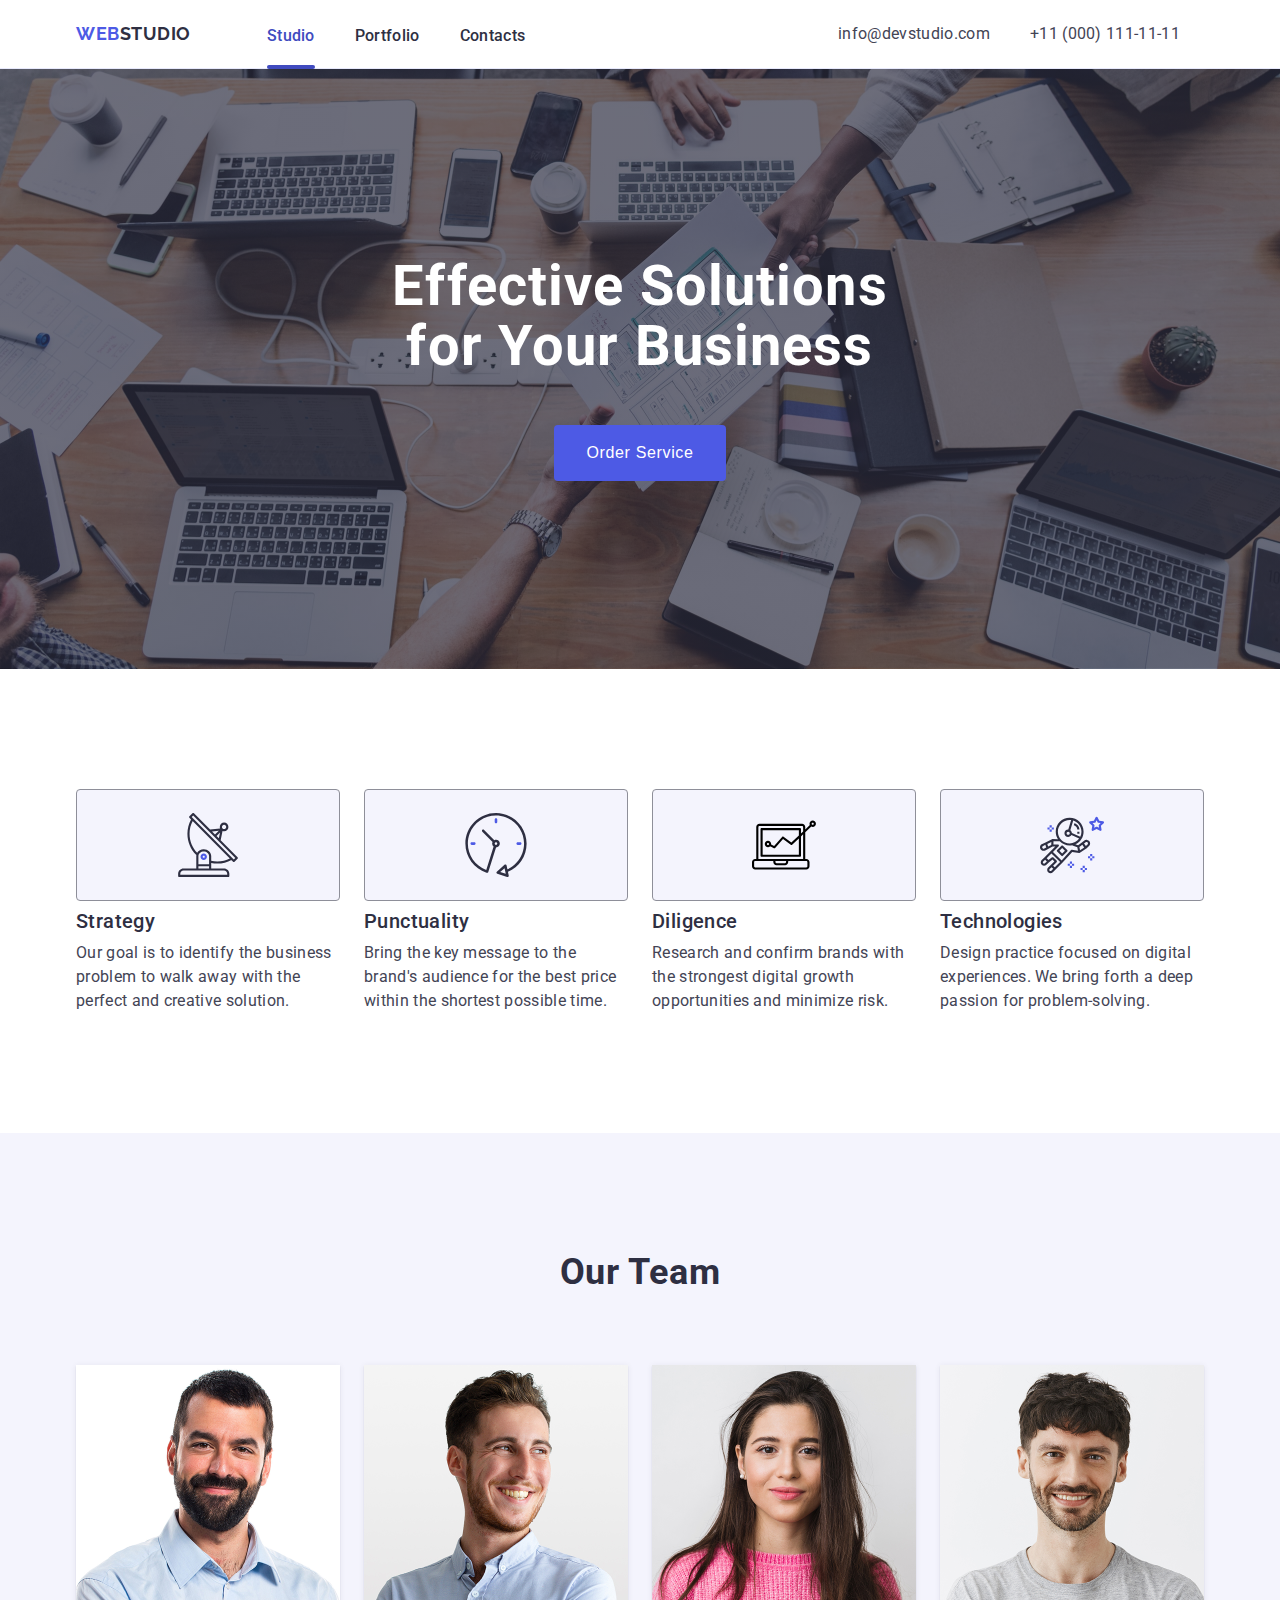
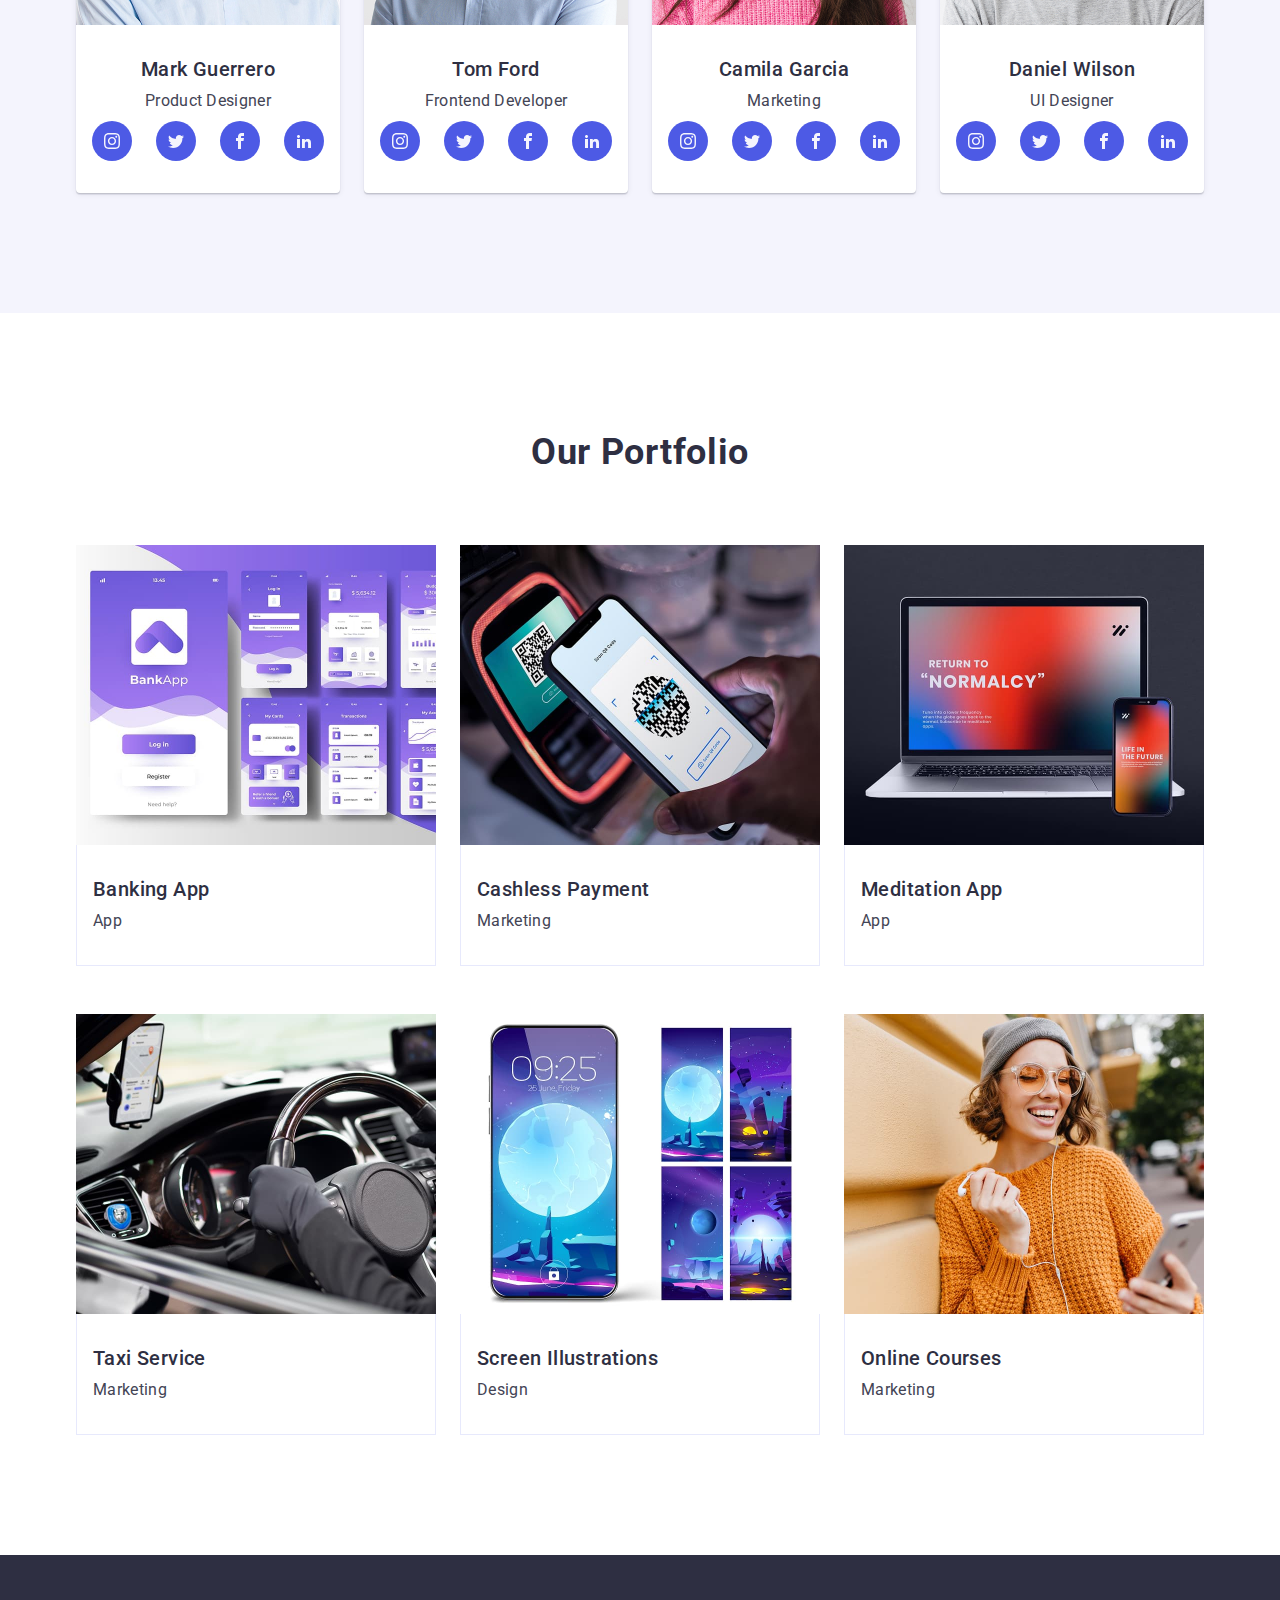
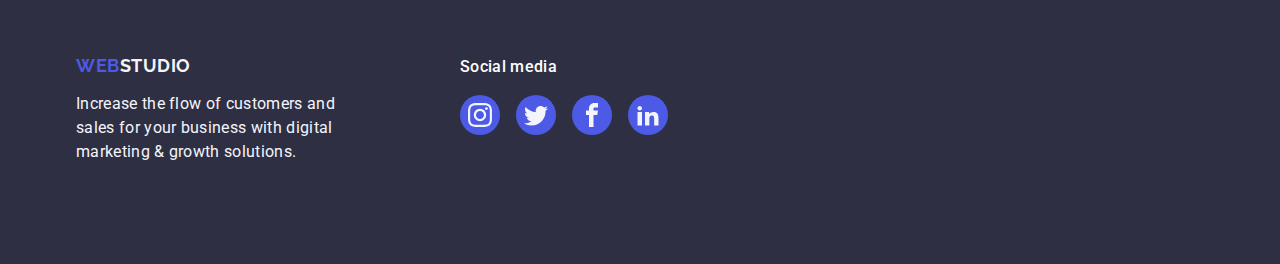
<file: index.html>
<!DOCTYPE html>
<html lang="en">
<head>
    <meta charset="UTF-8">
    <meta name="viewport" content="width=device-width, initial-scale=1.0">
    <link rel="stylesheet" href="https://cdnjs.cloudflare.com/ajax/libs/modern-normalize/3.0.1/modern-normalize.min.css"
        integrity="sha512-q6WgHqiHlKyOqslT/lgBgodhd03Wp4BEqKeW6nNtlOY4quzyG3VoQKFrieaCeSnuVseNKRGpGeDU3qPmabCANg=="
        crossorigin="anonymous" referrerpolicy="no-referrer" />
    <link rel="preconnect" href="https://fonts.googleapis.com">
    <link rel="preconnect" href="https://fonts.gstatic.com" crossorigin>
    <link
        href="https://fonts.googleapis.com/css2?family=Montserrat:ital,wght@0,100..900;1,100..900&family=Raleway:ital,wght@0,100..900;1,100..900&family=Roboto:ital,wght@0,100..900;1,100..900&display=swap"
        rel="stylesheet">
     <link rel="stylesheet" href="./css/styles.css">
     <title>WebStudio</title>
   
</head>

<body>

<header class="header">
   <div class="container header-container"> 
   <nav class="main-nav">

   <a href="./index.html" class="logo-link">
    Web<span class="logo-span">Studio</span></a> 
    
    
    <ul class="menu">
    <li><a href="./index.html" class="nav-link current">Studio</a></li>
    <li><a href="" class="nav-link">Portfolio</a></li>
    <li><a href="" class="nav-link">Contacts</a></li>
    </ul>
    </nav>

    <address class="address-info">
    <ul class="contact-list">
    <li>
    <a href="mailto:info@devstudio.com" class="contact-link">info@devstudio.com</a>
    </li>
    <li>
    <a href="tel:+110001111111" class="contact-link">+11 (000) 111-11-11</a>
    </li>
    </ul>
    </address>
    </div>
    
</header>
<main>
 <section class="hero-section">
    <div class="container hero-container">
    <h1 class="hero-title">Effective Solutions<br>for Your Business</h1>
    <button type="button" class="hero-button">Order Service</button>
    </div>   
 </section>
<section class="features-section">
    <div class="container">
    <h2 class="visually-hidden">Maine Text</h2>
    <ul class="features-list">
     <li class="features-item">
        <div class="content">
            
            <svg width="64" height="64">
                <use href="./images/icons.svg#icon-antennasvg"></use>
            </svg>
        
        </div>
    <h3 class="feature-title">Strategy</h3>
    <p class="feature-text">Our goal is to identify the business
    problem to walk away with the perfect and creative solution.</p>
     </li>
     <li class="features-item">
        <div class="content">
            
            <svg width="64" height="64">
                <use href="./images/icons.svg#icon-clocksvg"></use>
            </svg>
        
        </div>
    <h3 class="feature-title">Punctuality</h3>
    <p class="feature-text">Bring the key message to the brand's audience for the best price within the shortest possible time.</p>
     </li>
     <li class="features-item">
        <div class="content">
            
            <svg width="64" height="64">
                <use href="./images/icons.svg#icon-Vectorsvg"></use>
            </svg>
        
        </div>
    <h3 class="feature-title">Diligence</h3>
    <p class="feature-text">Research and confirm brands with the strongest digital growth opportunities and minimize risk.</p>
     </li>
     <li class="features-item">
        <div class="content">
            
            <svg width="64" height="64">
                <use href="./images/icons.svg#icon-astronautsvg"></use>
            </svg>
        
        </div>
    <h3 class="feature-title">Technologies</h3>
    <p class="feature-text">Design practice focused on digital experiences. We bring forth a deep passion for problem-solving.</p>
     </li>
    </ul>
    </div>
</section>
<section class="team-section">
    <div class="container">
    <h2 class="team-title">Our Team</h2>
    
    <ul class="team-list">
    <li class="team-item">
        <img src="./images/img-3.jpg" width="264" height="260" alt="mark-img">
        <div class="team-card">
        <h3 class="team-subtitle">Mark Guerrero</h3>
        <p class="team-description">Product Designer</p>
        
        <ul class="social-list">
            <li class="social-item">
                <a href="#icon-instagram" class="social-link" aria-label="Instagram">
                <svg class="social-icon" width="16" height="16">
                    <use href="./images/icons.svg#icon-instagram"></use>
                </svg>
                </a>
            </li>
            <li class="social-item">
                <a href="#icon-twitter" class="social-link" aria-label="Twitter">
                    <svg class="social-icon" width="16" height="16">
                        <use href="./images/icons.svg#icon-twitter"></use>  
                    </svg>
                </a>
            </li>
            <li class="social-item">
                <a href="icon-facebook" class="social-link" aria-label="Facebook">
                    <svg class="social-icon" width="16" height="16">
                        <use href="./images/icons.svg#icon-facebook"></use>  
                    </svg>
                </a>
            </li>
            <li class="social-item">
                <a href="#icon-linkedin" class="social-link" aria-label="LinkedIn">
                    <svg class="social-icon" width="16" height="16">
                        <use href="./images/icons.svg#icon-linkedin"></use>  
                    </svg>
                </a>
            </li> 
        </ul>


         
    </div>
    </li>
    
    <li class="team-item">
        <img src="./images/img-2.jpg" width="264" height="260" alt="tom-img">
        <div class="team-card">
        <h3 class="team-subtitle">Tom Ford</h3>
        <p class="team-description">Frontend Developer</p>

        <ul class="social-list">
            <li class="social-item">
                <a href="#icon-instagram" class="social-link" aria-label="Instagram">
                    <svg class="social-icon" width="16" height="16">
                        <use href="./images/icons.svg#icon-instagram"></use>
                    </svg>
                </a>
            </li>
            <li class="social-item">
                <a href="#icon-twitter" class="social-link" aria-label="Twitter">
                    <svg class="social-icon" width="16" height="16">
                        <use href="./images/icons.svg#icon-twitter"></use>
                    </svg>
                </a>
            </li>
            <li class="social-item">
                <a href="icon-facebook" class="social-link" aria-label="Facebook">
                    <svg class="social-icon" width="16" height="16">
                        <use href="./images/icons.svg#icon-facebook"></use>
                    </svg>
                </a>
            </li>
            <li class="social-item">
                <a href="#icon-linkedin" class="social-link" aria-label="LinkedIn">
                    <svg class="social-icon" width="16" height="16">
                        <use href="./images/icons.svg#icon-linkedin"></use>
                    </svg>
                </a>
            </li>
        </ul>

    </div>
    </li>
   
    
    <li class="team-item"> 
        <img src="./images/img-1.jpg" width="264" height="260" alt="camila-img">
        <div class="team-card">
        <h3 class="team-subtitle">Camila Garcia</h3>
        <p class="team-description">Marketing</p>

        <ul class="social-list">
            <li class="social-item">
                <a href="#icon-instagram" class="social-link" aria-label="Instagram">
                    <svg class="social-icon" width="16" height="16">
                        <use href="./images/icons.svg#icon-instagram"></use>
                    </svg>
                </a>
            </li>
            <li class="social-item">
                <a href="#icon-twitter" class="social-link" aria-label="Twitter">
                    <svg class="social-icon" width="16" height="16">
                        <use href="./images/icons.svg#icon-twitter"></use>
                    </svg>
                </a>
            </li>
            <li class="social-item">
                <a href="icon-facebook" class="social-link" aria-label="Facebook">
                    <svg class="social-icon" width="16" height="16">
                        <use href="./images/icons.svg#icon-facebook"></use>
                    </svg>
                </a>
            </li>
            <li class="social-item">
                <a href="#icon-linkedin" class="social-link" aria-label="LinkedIn">
                    <svg class="social-icon" width="16" height="16">
                        <use href="./images/icons.svg#icon-linkedin"></use>
                    </svg>
                </a>
            </li>
        </ul>

    </div>
    </li>
    
    
    <li class="team-item">
        <img src="./images/img.jpg" width="264" height="260" alt="daniel-img">
        <div class="team-card">
        <h3 class="team-subtitle">Daniel Wilson</h3>
        <p class="team-description">UI Designer</p>

        <ul class="social-list">
            <li class="social-item">
                <a href="#icon-instagram" class="social-link" aria-label="Instagram">
                    <svg class="social-icon" width="16" height="16">
                        <use href="./images/icons.svg#icon-instagram"></use>
                    </svg>
                </a>
            </li>
            <li class="social-item">
                <a href="#icon-twitter" class="social-link" aria-label="Twitter">
                    <svg class="social-icon" width="16" height="16">
                        <use href="./images/icons.svg#icon-twitter"></use>
                    </svg>
                </a>
            </li>
            <li class="social-item">
                <a href="icon-facebook" class="social-link" aria-label="Facebook">
                    <svg class="social-icon" width="16" height="16">
                        <use href="./images/icons.svg#icon-facebook"></use>
                    </svg>
                </a>
            </li>
            <li class="social-item">
                <a href="#icon-linkedin" class="social-link" aria-label="LinkedIn">
                    <svg class="social-icon" width="16" height="16">
                        <use href="./images/icons.svg#icon-linkedin"></use>
                    </svg>
                </a>
            </li>
        </ul>

</div>
    </li>
    </ul>
    </div>
</section>

<section class="portfolio-section" >
    <div class="container container-flex">
    <h2 class="portfolio-title">Our Portfolio</h2>
    <ul class="portfolio-list">
        <li class="portfolio-item">
            <div class="port-img-over">
            <img src="./images/blankup.jpg" width="360"
            height="300" alt="app-blanking" class="img-portfolio">
            <p class="anim-pictures">14 Stylish and User-Friendly App Design Concepts · Task Manager App · Calorie Tracker App · Exotic Fruit Ecommerce App ·
            Cloud Storage App</p></div>

            <div class="portfolio-card">
            <h3 class="portfolio-subtitle">Banking App</h3>
            <p class="portfolio-description">App</p>
        </div>
        </li>

        <li class="portfolio-item">
            <div class="port-img-over">
            <img src="./images/phone.jpg" width="360"
            height="300" alt="payment">
            <p class="anim-pictures">14 Stylish and User-Friendly App Design Concepts · Task Manager App · Calorie Tracker App · Exotic
                Fruit Ecommerce App ·
                Cloud Storage App</p></div>

            <div class="portfolio-card">
            <h3 class="portfolio-subtitle">Cashless Payment</h3>
            <p class="portfolio-description">Marketing</p>
        </div>
        </li>

        <li class="portfolio-item">
            <div class="port-img-over">
            <img src="./images/laptop.jpg" width="360"
            height="300" alt="meditation">
            <p class="anim-pictures">14 Stylish and User-Friendly App Design Concepts · Task Manager App · Calorie Tracker App · Exotic
                Fruit Ecommerce App ·
                Cloud Storage App</p></div>

            <div class="portfolio-card">
            <h3 class="portfolio-subtitle">Meditation App</h3>
            <p class="portfolio-description">App</p>
        </div>
        </li>

        <li class="portfolio-item">
            <div class="port-img-over">
            <img src="./images/driver.jpg" width="360"
            height="300" alt="taxi-service">
            <p class="anim-pictures">14 Stylish and User-Friendly App Design Concepts · Task Manager App · Calorie Tracker App · Exotic
                Fruit Ecommerce App ·
                Cloud Storage App</p></div>

            <div class="portfolio-card">
            <h3 class="portfolio-subtitle">Taxi Service</h3>
            <p class="portfolio-description">Marketing</p>
        </div>
        </li>

        <li class="portfolio-item">
            <div class="port-img-over">
            <img src="./images/tems.jpg" width="360"
            height="300" alt="illustrations">

            <p class="anim-pictures">14 Stylish and User-Friendly App Design Concepts · Task Manager App · Calorie Tracker App · Exotic
                Fruit Ecommerce App ·
                Cloud Storage App</p></div>
            <div class="portfolio-card">
            <h3 class="portfolio-subtitle">Screen Illustrations</h3>
            <p class="portfolio-description">Design</p>
        </div>
        </li>

        <li class="portfolio-item">
            <div class="port-img-over">
            <img src="./images/girl.jpg" width="360"
            height="300" alt="courses">
            <p class="anim-pictures">14 Stylish and User-Friendly App Design Concepts · Task Manager App · Calorie Tracker App · Exotic
                Fruit Ecommerce App ·
                Cloud Storage App</p></div>

            <div class="portfolio-card">
            <h3 class="portfolio-subtitle">Online Courses</h3>
            <p class="portfolio-description">Marketing</p>
        </div>
        </li>
    </ul>
    </div>
</section>
</main>
<footer class="footer">
    <div class="container footer-inner">
    <div class="footer-container">
    <a href="./index.html" class="footer-logo">
        Web<span class="footer-logo-span">Studio</span></a>
    <p class="footer-text">Increase the flow of customers and sales for your business with digital marketing & growth solutions.</p>
    </div>
    <div class="media-container">
        <p class="text-media">Social media</p>
        <ul class="social-list-footer">
            <li class="social-item social-footer-item">
                <a href="#icon-instagram" class="social-link social-link-footer" aria-label="Instagram">
                    <svg class="social-icon" width="24" height="24">
                        <use href="./images/icons.svg#icon-instagram"></use>
                    </svg>
                </a>
            </li>
            <li class="social-item social-footer-item">
                <a href="#icon-twitter" class="social-link social-link-footer" aria-label="Twitter">
                    <svg class="social-icon" width="24" height="24">
                        <use href="./images/icons.svg#icon-twitter"></use>
                    </svg>
                </a>
            </li>
            <li class="social-item social-footer-item">
                <a href="icon-facebook" class="social-link social-link-footer" aria-label="Facebook">
                    <svg class="social-icon" width="24" height="24">
                        <use href="./images/icons.svg#icon-facebook"></use>
                    </svg>
                </a>
            </li>
            <li class="social-item social-footer-item">
                <a href="#icon-linkedin" class="social-link social-link-footer" aria-label="LinkedIn">
                    <svg class="social-icon" width="24" height="24">
                        <use href="./images/icons.svg#icon-linkedin"></use>
                    </svg>
                </a>
            </li>
        </ul>
    </div>
    </div>
</footer>
</body>
</html>
</file>
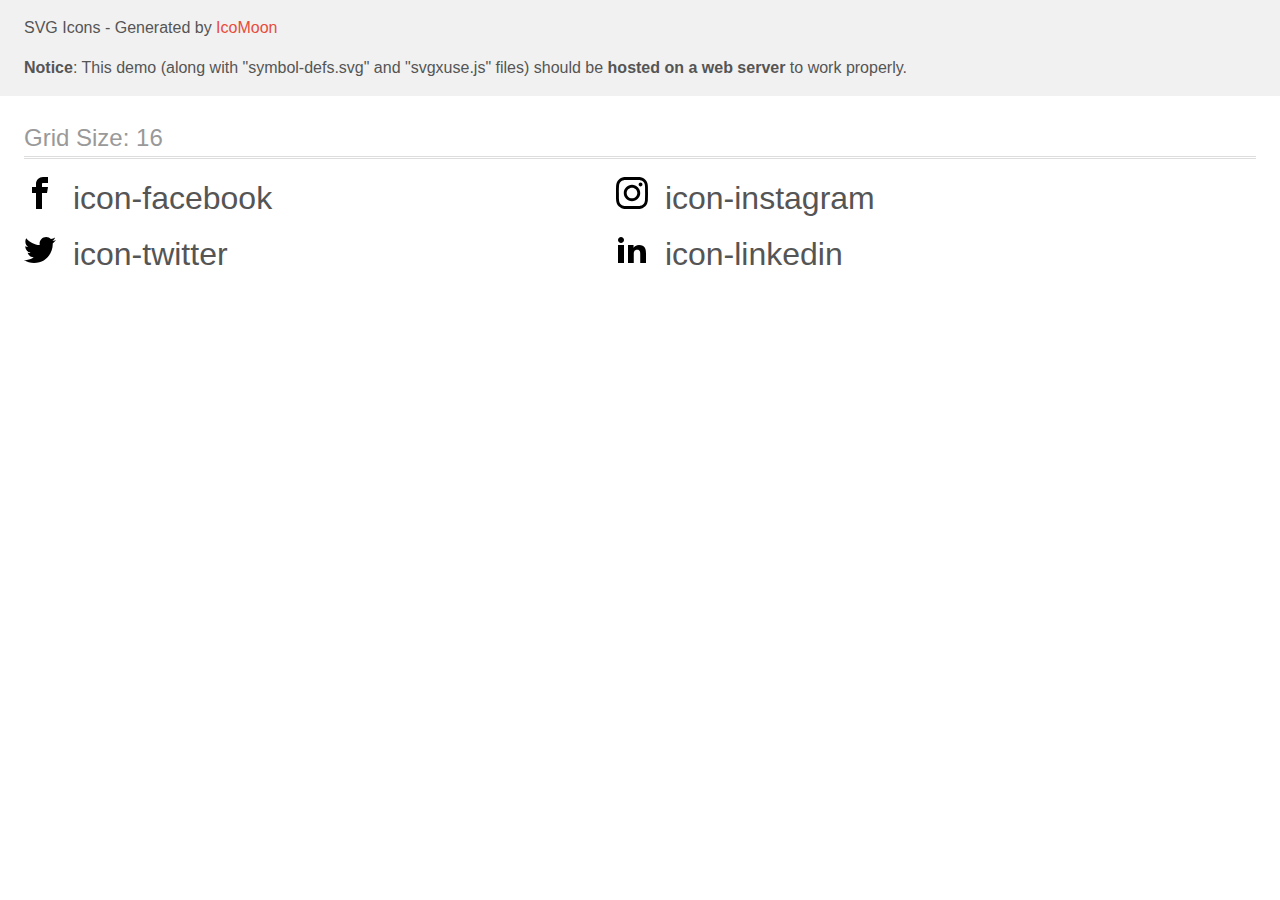
<file: images/icon.svg/demo-external-svg.html>
<!doctype html>
<html>
<head>
    <title>IcoMoon - SVG Icons</title>
    <meta charset="utf-8">
    <meta name="viewport" content="width=device-width, initial-scale=1">
    <link rel="stylesheet" href="demo-files/demo.css">
    <link rel="stylesheet" href="style.css">
</head>
<body>
<header class="bgc1 clearfix">
<div class="mhl">
    <p>SVG Icons - Generated by <a href="https://icomoon.io/app">IcoMoon</a></p><p><strong>Notice</strong>: This demo (along with "symbol-defs.svg" and "svgxuse.js" files) should be <b>hosted on a web server</b> to work properly.</p>
</div>
</header>
    <div class="clearfix mhl ptl">
        <h1 class="mvm mtn fgc1">Grid Size: 16</h1>
        <div class="glyph fs1">
            <div class="clearfix pbs">
                <svg class="icon icon-facebook"><use xlink:href="symbol-defs.svg#icon-facebook"></use></svg><span class="name"> icon-facebook</span>
            </div>
        </div>
        <div class="glyph fs1">
            <div class="clearfix pbs">
                <svg class="icon icon-instagram"><use xlink:href="symbol-defs.svg#icon-instagram"></use></svg><span class="name"> icon-instagram</span>
            </div>
        </div>
        <div class="glyph fs1">
            <div class="clearfix pbs">
                <svg class="icon icon-twitter"><use xlink:href="symbol-defs.svg#icon-twitter"></use></svg><span class="name"> icon-twitter</span>
            </div>
        </div>
        <div class="glyph fs1">
            <div class="clearfix pbs">
                <svg class="icon icon-linkedin"><use xlink:href="symbol-defs.svg#icon-linkedin"></use></svg><span class="name"> icon-linkedin</span>
            </div>
        </div>
  </div>
<script defer src="svgxuse.js"></script>
</body>
</html>
</file>
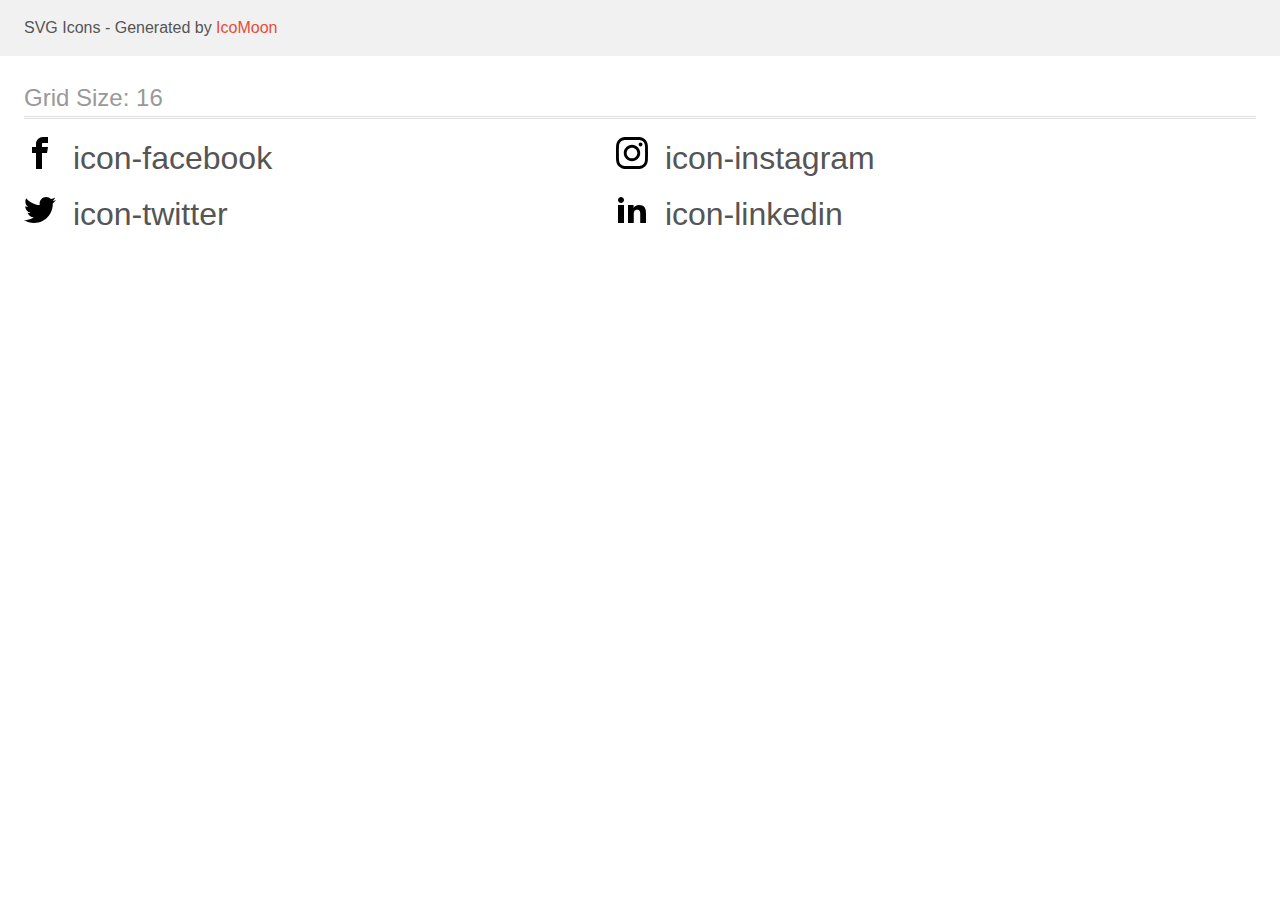
<file: images/icon.svg/demo.html>
<!doctype html>
<html>
<head>
    <title>IcoMoon - SVG Icons</title>
    <meta charset="utf-8">
    <meta name="viewport" content="width=device-width, initial-scale=1">
    <link rel="stylesheet" href="demo-files/demo.css">
    <link rel="stylesheet" href="style.css">
</head>
<body>
<svg aria-hidden="true" style="position: absolute; width: 0; height: 0; overflow: hidden;" version="1.1" xmlns="http://www.w3.org/2000/svg" xmlns:xlink="http://www.w3.org/1999/xlink">
<defs>
<symbol id="icon-facebook" viewBox="0 0 32 32">
<path d="M19 6h5v-6h-5c-3.86 0-7 3.14-7 7v3h-4v6h4v16h6v-16h5l1-6h-6v-3c0-0.542 0.458-1 1-1z"></path>
</symbol>
<symbol id="icon-instagram" viewBox="0 0 32 32">
<path d="M16 2.881c4.275 0 4.781 0.019 6.462 0.094 1.563 0.069 2.406 0.331 2.969 0.55 0.744 0.288 1.281 0.638 1.837 1.194 0.563 0.563 0.906 1.094 1.2 1.838 0.219 0.563 0.481 1.412 0.55 2.969 0.075 1.688 0.094 2.194 0.094 6.463s-0.019 4.781-0.094 6.463c-0.069 1.563-0.331 2.406-0.55 2.969-0.288 0.744-0.637 1.281-1.194 1.837-0.563 0.563-1.094 0.906-1.837 1.2-0.563 0.219-1.413 0.481-2.969 0.55-1.688 0.075-2.194 0.094-6.463 0.094s-4.781-0.019-6.463-0.094c-1.563-0.069-2.406-0.331-2.969-0.55-0.744-0.288-1.281-0.637-1.838-1.194-0.563-0.563-0.906-1.094-1.2-1.837-0.219-0.563-0.481-1.413-0.55-2.969-0.075-1.688-0.094-2.194-0.094-6.463s0.019-4.781 0.094-6.463c0.069-1.563 0.331-2.406 0.55-2.969 0.288-0.744 0.638-1.281 1.194-1.838 0.563-0.563 1.094-0.906 1.838-1.2 0.563-0.219 1.412-0.481 2.969-0.55 1.681-0.075 2.188-0.094 6.463-0.094zM16 0c-4.344 0-4.887 0.019-6.594 0.094-1.7 0.075-2.869 0.35-3.881 0.744-1.056 0.412-1.95 0.956-2.837 1.85-0.894 0.888-1.438 1.781-1.85 2.831-0.394 1.019-0.669 2.181-0.744 3.881-0.075 1.713-0.094 2.256-0.094 6.6s0.019 4.887 0.094 6.594c0.075 1.7 0.35 2.869 0.744 3.881 0.413 1.056 0.956 1.95 1.85 2.837 0.887 0.887 1.781 1.438 2.831 1.844 1.019 0.394 2.181 0.669 3.881 0.744 1.706 0.075 2.25 0.094 6.594 0.094s4.888-0.019 6.594-0.094c1.7-0.075 2.869-0.35 3.881-0.744 1.050-0.406 1.944-0.956 2.831-1.844s1.438-1.781 1.844-2.831c0.394-1.019 0.669-2.181 0.744-3.881 0.075-1.706 0.094-2.25 0.094-6.594s-0.019-4.887-0.094-6.594c-0.075-1.7-0.35-2.869-0.744-3.881-0.394-1.063-0.938-1.956-1.831-2.844-0.887-0.887-1.781-1.438-2.831-1.844-1.019-0.394-2.181-0.669-3.881-0.744-1.712-0.081-2.256-0.1-6.6-0.1v0z"></path>
<path d="M16 7.781c-4.537 0-8.219 3.681-8.219 8.219s3.681 8.219 8.219 8.219 8.219-3.681 8.219-8.219c0-4.537-3.681-8.219-8.219-8.219zM16 21.331c-2.944 0-5.331-2.387-5.331-5.331s2.387-5.331 5.331-5.331c2.944 0 5.331 2.387 5.331 5.331s-2.387 5.331-5.331 5.331z"></path>
<path d="M26.462 7.456c0 1.060-0.859 1.919-1.919 1.919s-1.919-0.859-1.919-1.919c0-1.060 0.859-1.919 1.919-1.919s1.919 0.859 1.919 1.919z"></path>
</symbol>
<symbol id="icon-twitter" viewBox="0 0 32 32">
<path d="M32 7.075c-1.175 0.525-2.444 0.875-3.769 1.031 1.356-0.813 2.394-2.1 2.887-3.631-1.269 0.75-2.675 1.3-4.169 1.594-1.2-1.275-2.906-2.069-4.794-2.069-3.625 0-6.563 2.938-6.563 6.563 0 0.512 0.056 1.012 0.169 1.494-5.456-0.275-10.294-2.888-13.531-6.862-0.563 0.969-0.887 2.1-0.887 3.3 0 2.275 1.156 4.287 2.919 5.463-1.075-0.031-2.087-0.331-2.975-0.819 0 0.025 0 0.056 0 0.081 0 3.181 2.263 5.838 5.269 6.437-0.55 0.15-1.131 0.231-1.731 0.231-0.425 0-0.831-0.044-1.237-0.119 0.838 2.606 3.263 4.506 6.131 4.563-2.25 1.762-5.075 2.813-8.156 2.813-0.531 0-1.050-0.031-1.569-0.094 2.913 1.869 6.362 2.95 10.069 2.95 12.075 0 18.681-10.006 18.681-18.681 0-0.287-0.006-0.569-0.019-0.85 1.281-0.919 2.394-2.075 3.275-3.394z"></path>
</symbol>
<symbol id="icon-linkedin" viewBox="0 0 32 32">
<path d="M12 12h5.535v2.837h0.079c0.77-1.381 2.655-2.837 5.464-2.837 5.842 0 6.922 3.637 6.922 8.367v9.633h-5.769v-8.54c0-2.037-0.042-4.657-3.001-4.657-3.005 0-3.463 2.218-3.463 4.509v8.688h-5.767v-18z"></path>
<path d="M2 12h6v18h-6v-18z"></path>
<path d="M8 7c0 1.657-1.343 3-3 3s-3-1.343-3-3c0-1.657 1.343-3 3-3s3 1.343 3 3z"></path>
</symbol>
</defs>
</svg>

<header class="bgc1 clearfix">
<div class="mhl">
    <p>SVG Icons - Generated by <a href="https://icomoon.io/app">IcoMoon</a></p>
</div>
</header>
    <div class="clearfix mhl ptl">
        <h1 class="mvm mtn fgc1">Grid Size: 16</h1>
        <div class="glyph fs1">
            <div class="clearfix pbs">
                <svg class="icon icon-facebook"><use xlink:href="#icon-facebook"></use></svg><span class="name"> icon-facebook</span>
            </div>
        </div>
        <div class="glyph fs1">
            <div class="clearfix pbs">
                <svg class="icon icon-instagram"><use xlink:href="#icon-instagram"></use></svg><span class="name"> icon-instagram</span>
            </div>
        </div>
        <div class="glyph fs1">
            <div class="clearfix pbs">
                <svg class="icon icon-twitter"><use xlink:href="#icon-twitter"></use></svg><span class="name"> icon-twitter</span>
            </div>
        </div>
        <div class="glyph fs1">
            <div class="clearfix pbs">
                <svg class="icon icon-linkedin"><use xlink:href="#icon-linkedin"></use></svg><span class="name"> icon-linkedin</span>
            </div>
        </div>
  </div>
<script defer src="svgxuse.js"></script>
</body>
</html>
</file>
<file: css/styles.css>
*,
*::before,
*::after {
    box-sizing: border-box;
    margin: 0;
    padding: 0;
}
body {
    font-family: "Roboto", sans-serif;
    color: #434455;
    background: #fff;
    margin: 0;
}



ul {
    list-style: none;
}

a {
    text-decoration: none;
}

h1,
h2,
h3,
h4,
h5,
h6,
p {
    margin: 0;
    padding: 0;
}

ul,
ol {
    margin: 0;
    padding: 0;
}

img {
    display: block;
    max-width: 100%;
    height: auto; }



/*#region header */

.header {
   border-bottom: 1px solid #e7e9fc;
   box-shadow: 0px 2px 1px rgba(46, 47, 66, 0.08),
        0px 1px 1px rgba(46, 47, 66, 0.16),
        0px 1px 6px rgba(46, 47, 66, 0.08);
}

.container {
    padding: 0 15px;
    margin: 0 auto;
    width: 1158px
}

.header-container {
    display: flex;
    align-items: center;

}
.main-nav {
    display: flex;
    align-items: center;
}

.menu {
    display: flex;
    gap: 40px;
}


.logo-link {
    font-family: "Raleway", sans-serif;
    font-weight: 700;
    font-size: 18px;
    line-height: 1.17;
    letter-spacing: 0.03em;
    text-transform: uppercase;
    color: #4d5ae5;
    text-decoration: none;
    margin-right: 76px;
}

.logo-span {
    color: #2e2f42;
}

.nav-link {
    font-weight: 500;
    font-size: 16px;
    line-height: 1.5;
    letter-spacing: 0.02em;
    color: #2e2f42;
    text-decoration: none;
    padding: 24px 0;
    display: inline-block;
    padding-bottom: 20px;
    position: relative;
    transition: color 250ms cubic-bezier(0.4, 0, 0.2, 1);
}
    


.nav-link:hover,
.nav-link:focus,
.nav-link.current {
    color: #404bbf;
}

.nav-link::after {
    content: "";
    position: absolute;
    bottom: -1px;
    left: 0;
    width: 100%;
    height: 4px;
    background-color: #404bbf;
    border-radius: 2px;

    transform: scaleX(0);
    transform-origin: left;
    transition: transform 250ms ease-in-out;
}


.nav-link:hover::after,
.nav-link:focus::after,
.nav-link.current::after{
    transform: scaleX(1);
}



.address-info {
    font-style: normal;
    margin-left: auto;
    display: block;
    
}

.contact-list {
    display: flex; 
    gap: 40px;
    list-style: none;
    padding-left: 24px;
    padding-right: 24px;
}

.contact-link {
    font-size: 16px;
    line-height: 1.5;
    letter-spacing: 0.02em;
    color: #434455;
    text-decoration: none;
    transition: color 250ms cubic-bezier(0.4, 0, 0.2, 1);
}

.contact-link:hover,
.contact-link:focus {
    color: #404bbf;
}


/* #endregion header */

/* #region hero */

.hero-title {
    font-size: 56px;
    line-height: 1.07;
    font-weight: 700;
    letter-spacing: 0.02em;
    color: #ffffff;
    text-align: center;
    margin: 0 auto;
    margin-bottom: 48px;
    max-width: 496px;
    
}

.hero-button {
    background-color: #4d5ae5;
    display: block;
    min-width: 169px;
    height: 56px;
    font-weight: 500;
    font-size: 16px;
    line-height: 1.5;
    letter-spacing: 0.04em;
    color: #ffffff;
    cursor: pointer;
    border-radius: 4px;
    padding: 16px 32px;
    margin-right: auto;
    margin-left: auto;
    border: none;
    transition: background-color 250ms cubic-bezier(0.4, 0, 0.2, 1);;
}

.hero-button:hover,
.hero-button:focus {
    background-color: #404bbf;
}

.hero-section {
    background-color: #2e2f42;
    text-align: center;
    padding: 188px 0;
    background-image: linear-gradient( 
        to bottom,
        rgba(46, 47, 66, 0.7),
         rgba(46, 47, 66, 0.7) ),
    url(../images/people-office.jpg);
    background-repeat: no-repeat;
    background-position: center center;
    background-size: cover;
    max-width: 1440px;
    align-items: center;
    margin: auto;
}


/* #endregion hero */

/* #region features */

.features-section {
    padding: 120px 0; 
}

.features-list {
    list-style: none;
    display: flex;
    gap: 24px;
    padding: 0;
    margin: 0;     
}

.visually-hidden{
    position: absolute;
    width: 1px;
    height: 1px;
    margin: -1px;
    border: 0;
    padding: 0;
    white-space: nowrap;
    clip: rect(0 0 0 0);
    clip-path: inset(100%);
    overflow: hidden;
}

.feature-title {
    font-size: 36px;
    line-height: 1.11;
    letter-spacing: 0.02em;
    text-transform: capitalize;
    color: #2e2f42;
    font-weight: 500;
    font-size: 20px;
    line-height: 1.2;
    margin-bottom: 8px;
}

.feature-text {
    font-size: 16px;
    line-height: 1.5;
    letter-spacing: 0.02em;
    color: #434455;
}

.features-item {
    width: calc((100% - 72px) / 4);
    
}

.features-subtitle {
    font-weight: 500;
    font-size: 20px;
    line-height: 1.2;
    letter-spacing: 0.02em;
    color: #2e2f42;
    margin-bottom: 8px;
}

.content {
    border: 1px solid #8e8f99;
    border-radius: 4px;
    width: 264px;
    background: #f4f4fd;
    justify-content: center;
    justify-items: center;
    margin-bottom: 8px;
    height: 120px;
    display: flex;
    align-items: center;
    height: 112px;
}


/* #endregion features */

/* #region team */

.team-card{
    padding: 32px 0;

}

.team-section {
    background-color: #f4f4fd;
    padding: 120px 0;
}

.team-title {
    font-size: 36px;
    line-height: 1.11;
    letter-spacing: 0.02em;
    text-transform: capitalize;
    color: #2e2f42;
    text-align: center;
    margin-bottom: 72px;
}   

.team-list {
    list-style: none;
    display: flex;
    gap: 24px;
    padding: 0;
    margin: 0;
    
}

.team-item {
    background-color: #ffffff;
    flex-basis: calc((100% - 72px) / 4);
    border-radius: 0 0 4px 4px;
    box-shadow: 0px 1px 6px rgba(46, 47, 66, 0.08),
        0px 1px 1px rgba(46, 47, 66, 0.16),
        0px 2px 1px rgba(46, 47, 66, 0.08);
    
    
}

.team-subtitle {
    font-weight: 500;
    font-size: 20px;
    line-height: 1.2;
    letter-spacing: 0.02em;
    color: #2e2f42;
    text-align: center;
    margin-bottom: 8px;
}

.team-description {
    font-size: 16px;
    line-height: 1.5;
    letter-spacing: 0.02em;
    color: #434455;
    text-align: center;
    
}

.team-text-wraper {
    padding: 32px 0;
}

.social-list {
    display: flex;
    justify-content: center;
    gap: 24px;
    padding: 0;
    margin-top: 8px;
    list-style: none;
}

.social-link {
    display: flex;
    align-items: center;
    justify-content: center;
    width: 40px;
    height: 40px;
    background-color: #4d5ae5;
    border-radius: 50%;
    transition: background-color 250ms cubic-bezier(0.4, 0, 0.2, 1);
}




.social-link:hover,
.social-link:focus {
    background-color: #404bbf; }

.social-icon {
    fill: #f4f4fd;
}

/* #endregion team */

/* #region portfolio */

.portfolio-section {
    background: #fff;
    padding: 120px 0;
}
    

.container-flex {
    align-items: center;
    flex-direction: column;
    justify-content: center;
}

.portfolio-title {
    font-size: 36px;
    line-height: 1.11;
    letter-spacing: 0.02em;
    text-transform: capitalize;
    color: #2e2f42;
    background-color: #fff;
    text-align: center;
    margin-bottom: 72px;
}

.portfolio-item {
    width: calc((100% - 48px) / 3);
    cursor: pointer;
    transition: box-shadow 250ms cubic-bezier(0.4, 0, 0.2, 1);
}

.port-img-over {
   position: relative;
   overflow: hidden; 
}



.anim-pictures {
    font-family: "Roboto", sans-serif;
    font-weight: 400;
    font-size: 16px;
    line-height: 1.5;
    letter-spacing: 0.02em;
    color: #f4f4fd;
    padding: 40px 32px;
    position: absolute;
    top: 0;
    background-color: #4d5ae5;
    width: 100%;
    height: 100%;
    transform: translateY(100%);
    transition: transform 250ms cubic-bezier(0.4, 0, 0.2, 1);
    left: 0;
    text-align: left;
    justify-content: center;
}

.portfolio-item:hover .anim-pictures {
    transform: translateY(0);
}


.portfolio-list {
    list-style: none;
    display: flex;
    flex-wrap: wrap;
    gap: 24px;
    row-gap: 48px;
    padding: 0;
    margin: 0;
    
    
}



.portfolio-subtitle {
    font-weight: 500;
    font-size: 20px;
    line-height: 1.2;
    letter-spacing: 0.02em;
    color: #2e2f42;
    text-align: left;
    margin-bottom: 8px;
    text-transform: capitalize;
    
}

.portfolio-description {
    font-size: 16px;
    line-height: 1.5;
    letter-spacing: 0.02em;
    color: #434455;
    text-align: left;
    text-transform: capitalize;
}

.portfolio-card {
    padding: 32px 16px;
    border: 1px solid #e7e9fc;
    border-top: none;
    
}

.portfolio-item:hover  {
    box-shadow: 0px 1px 6px rgba(46, 47, 66, 0.08),
            0px 1px 1px rgba(46, 47, 66, 0.16),
            0px 2px 1px rgba(46, 47, 66, 0.08);
}

/* #endregion portfolio */

/* #region footer */


.footer-container {
    margin-right: 120px;
}


.footer-logo {
    font-family: "Raleway", sans-serif;
    font-weight: 700;
    font-size: 18px;
    line-height: 1.17;
    letter-spacing: 0.03em;
    text-transform: uppercase;
    color: #4d5ae5;
    text-decoration: none;
    display: inline-block;
    margin-bottom: 16px; 
}

.footer-logo-span {
    color: #f4f4fd;
}

.footer-text {
    line-height: 1.5;
    color: var(--color-light, #f4f4fd);
    letter-spacing: 0.02em;
    font-weight: 400;
    font-size: 16px;
    max-width: 264px;
    line-height: 1.5;
    padding: 0;
    margin: 0;
}

.footer {
    background-color: #2e2f42;
    padding: 100px 0;
}



.text-media {
    font-weight: 500;
    font-size: 16px;
    color: #ffffff;
    line-height: 1.5;
    letter-spacing: 0.02em;
    margin-bottom: 16px;
}

   
.footer-inner {
    display: flex;
    align-items: baseline;
}

.social-list-footer {
    display: flex;
    justify-content: center;
    gap: 16px;
    padding: 0;
    margin-top: 8px;
    list-style: none;
}



.social-link-footer:hover,
.social-link-footer:focus {
    background-color: #31d0aa;
}

/* #endregion footer */
</file>
<file: images/icon.svg/demo-files/demo.css>
body {
  padding: 0;
  margin: 0;
  font-family: sans-serif;
  font-size: 1em;
  line-height: 1.5;
  color: #555;
  background: #fff;
}
h1 {
  font-size: 1.5em;
  font-weight: normal;
  box-shadow: 0 1px #ddd, 0 2px #fff, 0 3px #ddd;
}
small {
  font-size: .66666667em;
}
a {
  color: #e74c3c;
  text-decoration: none;
}
a:hover, a:focus {
  box-shadow: 0 1px #e74c3c;
}
.bshadow0, input {
  box-shadow: inset 0 -2px #e7e7e7;
}
input:hover {
  box-shadow: inset 0 -2px #ccc;
}
input, fieldset {
  font-size: 1em;
  margin: 0;
  padding: 0;
  border: 0;
}
input {
  color: inherit;
  line-height: 1.5;
  height: 1.5em;
  padding: .25em 0;
}
input:focus {
  outline: none;
  box-shadow: inset 0 -2px #449fdb;
}
.glyph {
  font-size: 16px;
  margin-right: 1.5em;
  float: left;
  width: 17em;
}
svg {
  color: #000;
}
.liga {
  width: 80%;
  width: calc(100% - 2.5em);
}
.talign-right {
  text-align: right;
}
.talign-center {
  text-align: center;
}
.bgc1 {
  background: #f1f1f1;
}
.fgc0 {
  color: #000;
}
.fgc1 {
  color: #999;
}
p {
  margin-top: 1em;
  margin-bottom: 1em;
}
.mvm {
  margin-top: .75em;
  margin-bottom: .75em;
}
.mtn {
  margin-top: 0;
}
.mtl, .mal {
  margin-top: 1.5em;
}
.mbl, .mal {
  margin-bottom: 1.5em;
}
.mal, .mhl {
  margin-left: 1.5em;
  margin-right: 1.5em;
}
.mhmm {
  margin-left: 1em;
  margin-right: 1em;
}
.ptl {
  padding-top: 1.5em;
}
.pbs, .pvs {
  padding-bottom: .25em;
}
.pvs, .pts {
  padding-top: .25em;
}
.unit {
  float: left;
}
.unitRight {
  float: right;
}
.size1of2 {
  width: 50%;
}
.size1of1 {
  width: 100%;
}
.clearfix:before, .clearfix:after {
  content: " ";
  display: table;
}
.clearfix:after {
  clear: both;
}
.hidden-true {
  display: none;
}
.textbox0 {
  width: 3em;
  background: #f1f1f1;
  padding: .25em .5em;
  line-height: 1.5;
  height: 1.5em;
}
.fs0 {
  font-size: 16px;
}
.fs1 {
  font-size: 32px;
}
.name {
  margin-left: .25em;
}
</file>
<file: images/icon.svg/style.css>
.icon {
  display: inline-block;
  width: 1em;
  height: 1em;
  stroke-width: 0;
  stroke: currentColor;
  fill: currentColor;
}

/* ==========================================
Single-colored icons can be modified like so:
.icon-name {
  font-size: 32px;
  color: red;
}
========================================== */
</file>
